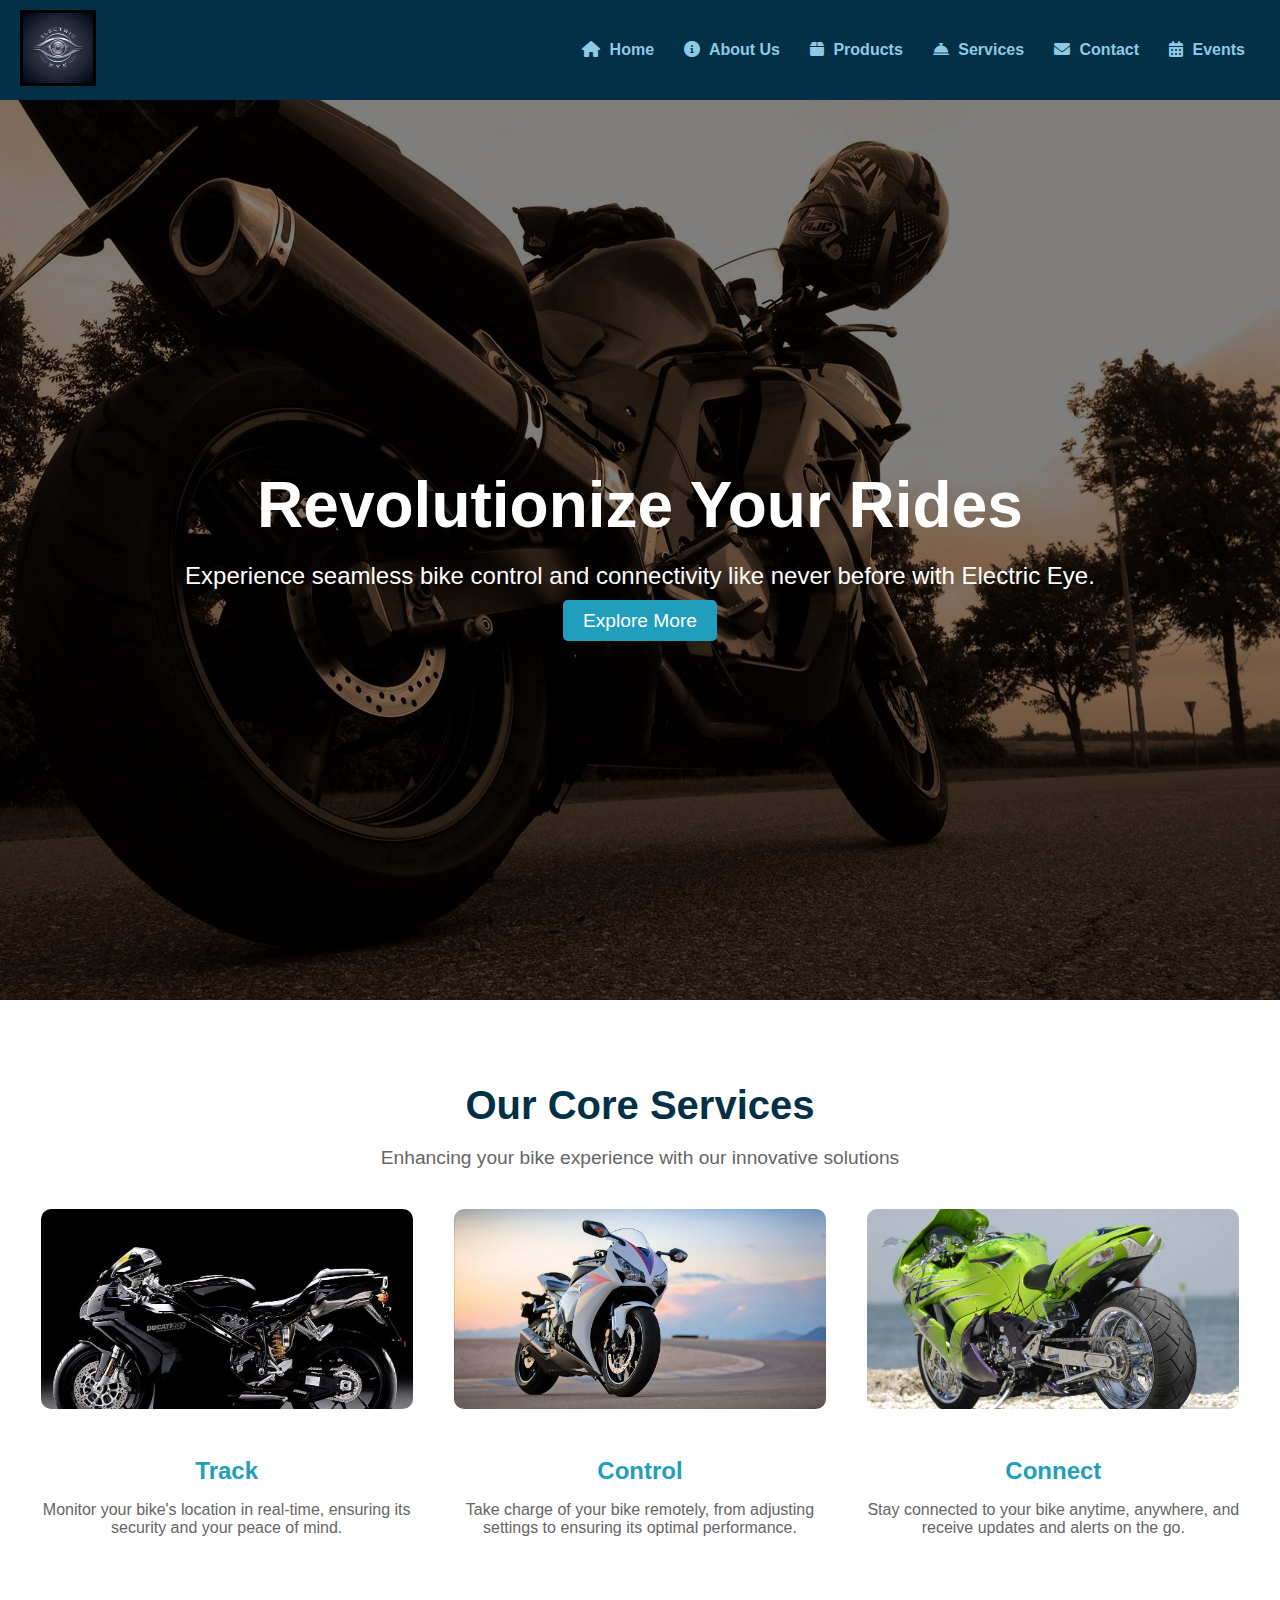
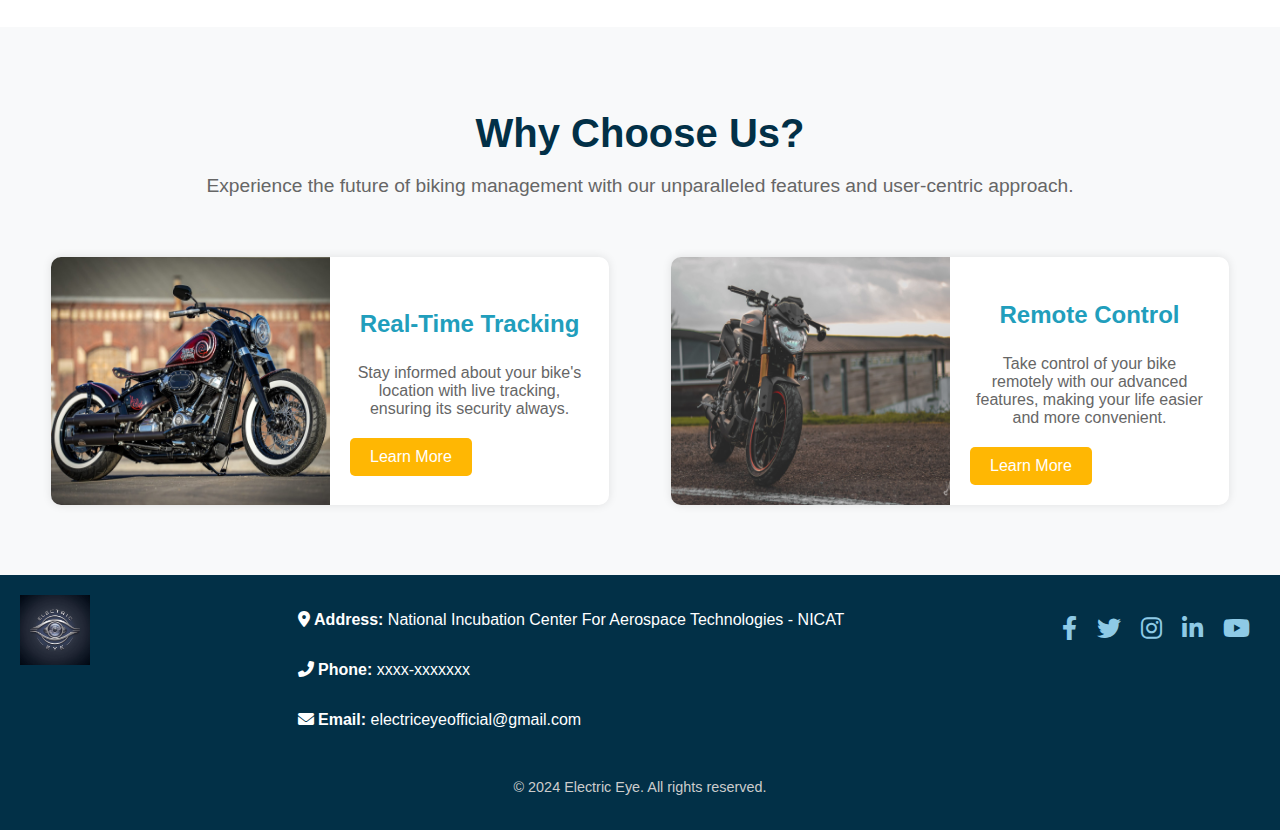
<file: electricEye/index.html>
<!DOCTYPE html>
<html lang="en">
<head>
    <meta charset="UTF-8">
    <meta name="viewport" content="width=device-width, initial-scale=1.0">
    <title>Electric Eye</title>
    <link rel="stylesheet" href="st.css">
    <link rel="stylesheet" href="https://cdnjs.cloudflare.com/ajax/libs/font-awesome/6.0.0-beta3/css/all.min.css">
</head>
<body>
    <header>
        <div class="logo">
            <img src="logo EYE.jpg" alt="Electric Eye Logo">
        </div>
        <nav>
            <ul>
                <li><a href="#home"><i class="fas fa-home"></i> Home</a></li>
                <li><a href="#about"><i class="fas fa-info-circle"></i> About Us</a></li>
                <li><a href="#products"><i class="fas fa-box"></i> Products</a></li>
                <li><a href="#services"><i class="fas fa-concierge-bell"></i> Services</a></li>
                <li><a href="#contact"><i class="fas fa-envelope"></i> Contact</a></li>
                <li><a href="#events"><i class="fas fa-calendar-alt"></i> Events</a></li>
            </ul>
        </nav>
    </header>

    <section class="hero">
        <div class="hero-content">
            <h1>Revolutionize Your Rides</h1>
            <p>Experience seamless bike control and connectivity like never before with Electric Eye.</p>
            <a href="#explore" class="explore-btn">Explore More</a>
        </div>
    </section>

    <section id="services" class="services">
        <h2>Our Core Services</h2>
        <p>Enhancing your bike experience with our innovative solutions</p>
        <div class="services-container">
            <div class="service">
                <img src="img4.jpg" alt="Track">
                <h3>Track</h3>
                <p>Monitor your bike's location in real-time, ensuring its security and your peace of mind.</p>
            </div>
            <div class="service">
                <img src="img3.jpg" alt="Control">
                <h3>Control</h3>
                <p>Take charge of your bike remotely, from adjusting settings to ensuring its optimal performance.</p>
            </div>
            <div class="service">
                <img src="img5.jpg" alt="Connect">
                <h3>Connect</h3>
                <p>Stay connected to your bike anytime, anywhere, and receive updates and alerts on the go.</p>
            </div>
        </div>
    </section>

    <section id="why-choose-us" class="why-choose-us">
        <h2>Why Choose Us?</h2>
        <p>Experience the future of biking management with our unparalleled features and user-centric approach.</p>
        <div class="why-choose-us-container">
            <div class="why-choose-us-item">
                <img src="b3.jpg" alt="Real-Time Tracking">
                <div class="why-choose-us-content">
                    <h3>Real-Time Tracking</h3>
                    <p>Stay informed about your bike's location with live tracking, ensuring its security always.</p>
                    <a href="#" class="learn-more-btn">Learn More</a>
                </div>
            </div>
            <div class="why-choose-us-item">
                <img src="b2.jpg" alt="Remote Control">
                <div class="why-choose-us-content">
                    <h3>Remote Control</h3>
                    <p>Take control of your bike remotely with our advanced features, making your life easier and more convenient.</p>
                    <a href="#" class="learn-more-btn">Learn More</a>
                </div>
            </div>
        </div>
    </section>

    <footer>
        <div class="footer-container">
            <div class="footer-logo">
                <img src="logo EYE.jpg" alt="Electric Eye Logo">
            </div>
            <div class="footer-links">
                <p><i class="fas fa-map-marker-alt"></i> <strong>Address:</strong> National Incubation Center For Aerospace Technologies - NICAT</p>
                <p><i class="fas fa-phone-alt"></i> <strong>Phone:</strong> xxxx-xxxxxxx</p>
                <p><i class="fas fa-envelope"></i> <strong>Email:</strong> electriceyeofficial@gmail.com</p>
            </div>
            <div class="footer-social">
                <a href="#"><i class="fab fa-facebook-f"></i></a>
                <a href="#"><i class="fab fa-twitter"></i></a>
                <a href="#"><i class="fab fa-instagram"></i></a>
                <a href="#"><i class="fab fa-linkedin-in"></i></a>
                <a href="#"><i class="fab fa-youtube"></i></a>
            </div>
        </div>
        <div class="footer-copyright">
            <p>&copy; 2024 Electric Eye. All rights reserved.</p>
        </div>
    </footer>
</body>
</html>
</file>
<file: electricEye/st.css>
body, html {
    margin: 0;
    padding: 0;
    box-sizing: border-box;
    font-family: Arial, sans-serif;
}

header {
    display: flex;
    justify-content: space-between;
    align-items: center;
    padding: 10px 20px;
    background-color: #023047; /* Updated color */
}

.logo img {
    width: 50px;
    height: auto;
    border-style: solid;
    width: 70px;
}

nav ul {
    list-style: none;
    display: flex;
    margin: 0;
    padding: 0;
}

nav ul li {
    margin: 0 15px;
}

nav ul li a {
    color: #8ecae6; /* Updated color */
    text-decoration: none;
    font-weight: bold;
    transition: color 0.3s ease;
}

nav ul li a:hover {
    color: #fb8500; /* Updated color */
}

nav ul li a i {
    margin-right: 5px;
}

.hero {
    background-image: url('Wallheaven.jpg');
    background-size: cover;
    background-position: center;
    height: 100vh;
    display: flex;
    align-items: center;
    justify-content: center;
    text-align: center;
    color: #fff;
    position: relative;
}

.hero::before {
    content: '';
    position: absolute;
    top: 0;
    left: 0;
    width: 100%;
    height: 100%;
    background: rgba(0, 0, 0, 0.5);
}

.hero-content {
    position: relative;
    z-index: 1;
}

.hero h1 {
    font-size: 4rem;
    margin: 0;
}

.hero p {
    font-size: 1.5rem;
    margin: 20px 0;
}

.explore-btn {
    padding: 10px 20px;
    background-color: #219ebc; /* Updated color */
    color: #fff;
    text-decoration: none;
    font-size: 1.2rem;
    border-radius: 5px;
    transition: background-color 0.3s ease;
}

.explore-btn:hover {
    background-color: #023047; /* Updated color */
}

.services {
    text-align: center;
    padding: 50px 20px;
}

.services h2 {
    font-size: 2.5rem;
    margin-bottom: 10px;
    color: #023047; /* Updated color */
}

.services p {
    font-size: 1.2rem;
    color: #666;
    margin-bottom: 40px;
}

.services-container {
    display: flex;
    justify-content: space-around;
    flex-wrap: wrap;
}

.service {
    max-width: 30%;
    margin: 0 10px;
    text-align: center;
    transition: transform 0.3s ease, box-shadow 0.3s ease;
}

.service img {
    width: 100%;
    height: 200px;
    object-fit: cover;
    border-radius: 10px;
    margin-bottom: 20px;
}

.service:hover {
    transform: scale(1.05);
    box-shadow: 0 0 20px rgba(0, 0, 0, 0.2);
}

.service h3 {
    font-size: 1.5rem;
    margin-bottom: 10px;
    color: #219ebc; /* Updated color */
}

.service p {
    font-size: 1rem;
    color: #666;
}

@media (max-width: 768px) {
    .services-container {
        flex-direction: column;
        align-items: center;
    }

    .service {
        max-width: 80%;
        margin-bottom: 40px;
    }
}

.why-choose-us {
    text-align: center;
    padding: 50px 20px;
    background-color: #f8f9fa;
}

.why-choose-us h2 {
    font-size: 2.5rem;
    margin-bottom: 10px;
    color: #023047; /* Updated color */
}

.why-choose-us p {
    font-size: 1.2rem;
    color: #666;
    margin-bottom: 40px;
}

.why-choose-us-container {
    display: flex;
    justify-content: space-around;
    flex-wrap: wrap;
}

.why-choose-us-item {
    display: flex;
    max-width: 45%;
    margin: 20px 0;
    background-color: #fff;
    border-radius: 10px;
    box-shadow: 0 0 10px rgba(0, 0, 0, 0.1);
    transition: transform 0.3s ease, box-shadow 0.3s ease;
}

.why-choose-us-item:hover {
    transform: scale(1.05);
    box-shadow: 0 0 20px rgba(0, 0, 0, 0.2);
}

.why-choose-us-item img {
    width: 50%;
    border-radius: 10px 0 0 10px;
}

.why-choose-us-content {
    padding: 20px;
    display: flex;
    flex-direction: column;
    justify-content: center;
    width: 50%;
}

.why-choose-us-content h3 {
    font-size: 1.5rem;
    margin-bottom: 10px;
    color: #219ebc; /* Updated color */
}

.why-choose-us-content p {
    font-size: 1rem;
    color: #666;
    margin-bottom: 20px;
}

.learn-more-btn {
    padding: 10px 20px;
    background-color: #ffb703; /* Updated color */
    color: #fff;
    text-decoration: none;
    font-size: 1rem;
    border-radius: 5px;
    transition: background-color 0.3s ease;
    align-self: flex-start;
}

.learn-more-btn:hover {
    background-color: #fb8500; /* Updated color */
}

footer {
    background-color: #023047; /* Updated color */
    color: #fff;
    padding: 20px;
    display: flex;
    justify-content: space-between;
    align-items: center;
    flex-wrap: wrap;
    text-align: center;
}

.footer-container {
    display: flex;
    justify-content: space-between;
    align-items: flex-start;
    flex-wrap: wrap;
    width: 100%;
}

.footer-logo img {
    width: 70px;
    height: auto;
    margin-bottom: 20px;
}

.footer-links {
    display: flex;
    flex-direction: column;
    align-items: flex-start;
    margin: 0 20px;
}

.footer-links .footer-link-item {
    margin-bottom: 10px;
}

.footer-links .footer-link-item strong {
    display: block;
    font-size: 1rem;
    margin-bottom: 5px;
}

.footer-links .footer-link-item p {
    font-size: 0.9rem;
    margin: 0;
}

.footer-social {
    display: flex;
    justify-content: center;
    align-items: center;
    margin: 20px 0;
}

.footer-social a {
    color: #8ecae6; /* Updated color */
    text-decoration: none;
    margin: 0 10px;
    font-size: 1.5rem;
    transition: color 0.3s ease;
}

.footer-social a:hover {
    color: #fb8500; /* Updated color */
}

.footer-copyright {
    width: 100%;
    text-align: center;
    margin-top: 20px;
    font-size: 0.9rem;
    color: #ccc;
}
</file>
